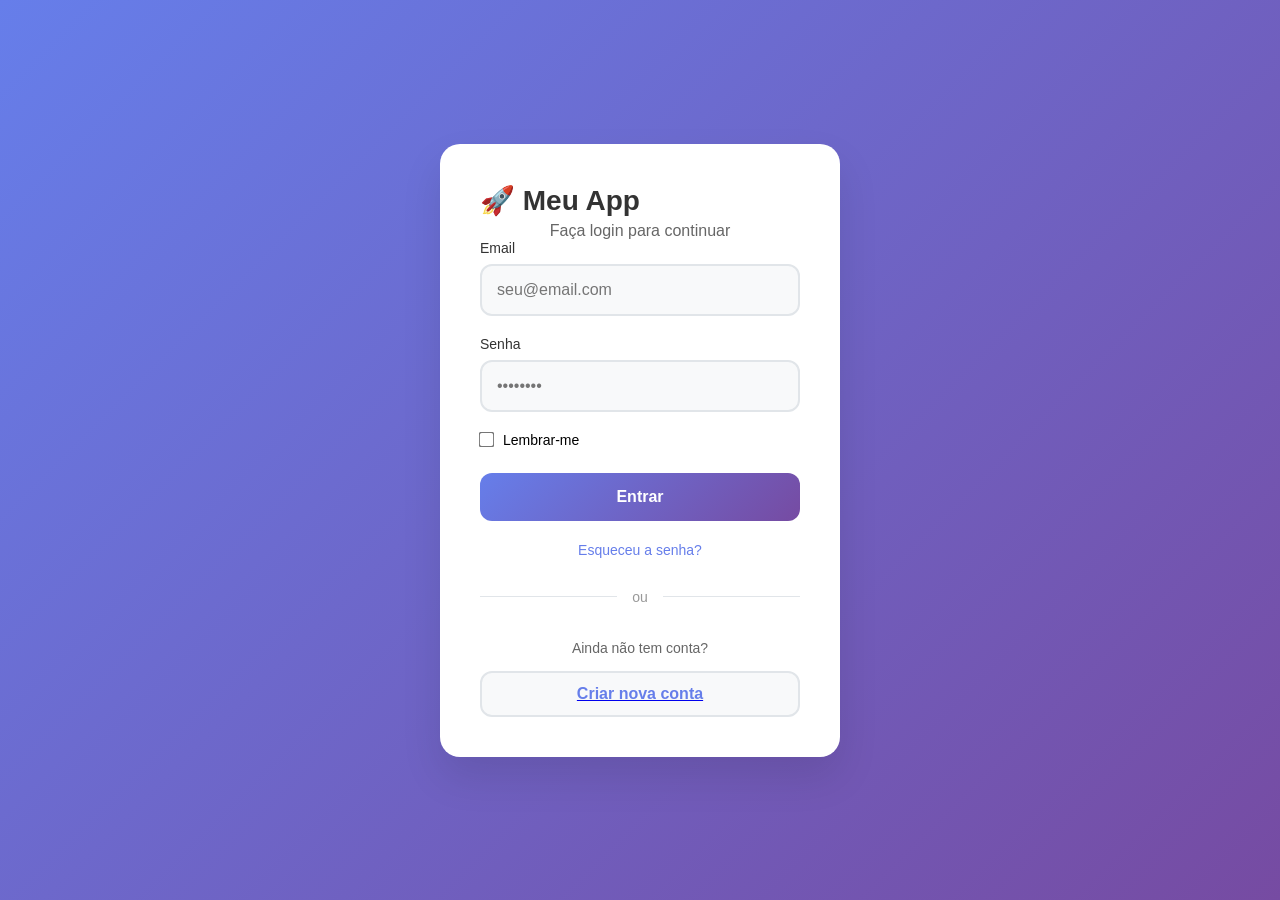
<file: index.html>
<!DOCTYPE html>
<html lang="pt-BR">
<head>
    <meta charset="UTF-8">
    <meta name="viewport" content="width=device-width, initial-scale=1.0">
    <title>Login - Meu App</title>
    <link rel="stylesheet" href="styles/login.css">
</head>
<body>
    <div class="login-container">
        <div class="logo">
            <h1>🚀 Meu App</h1>
            <p>Faça login para continuar</p>
        </div>

        <div id="alert" class="alert"></div>

        <form id="loginForm">
            <div class="form-group">
                <label for="email">Email</label>
                <input type="email" id="email" name="email" placeholder="seu@email.com" required>
            </div>

            <div class="form-group">
                <label for="password">Senha</label>
                <input type="password" id="password" name="password" placeholder="••••••••" required minlength="6">
            </div>

            <div class="checkbox-group">
                <input type="checkbox" id="remember" name="remember">
                <label for="remember">Lembrar-me</label>
            </div>

            <button type="submit" class="login-btn">Entrar</button>
        </form>

        <div class="forgot-password">
            <a href="forgot-password.html" id="forgotPassword">Esqueceu a senha?</a>
        </div>

        <div class="divider">
            <span>ou</span>
        </div>

        <div class="register-link">
            <p>Ainda não tem conta?</p>
            <a href="register.html">
                <button class="register-btn">Criar nova conta</button>
            </a>
        </div>
    </div>

    <script src="data/users.js"></script>
    <script src="scripts/login.js"></script>
</body>
</html>
</file>
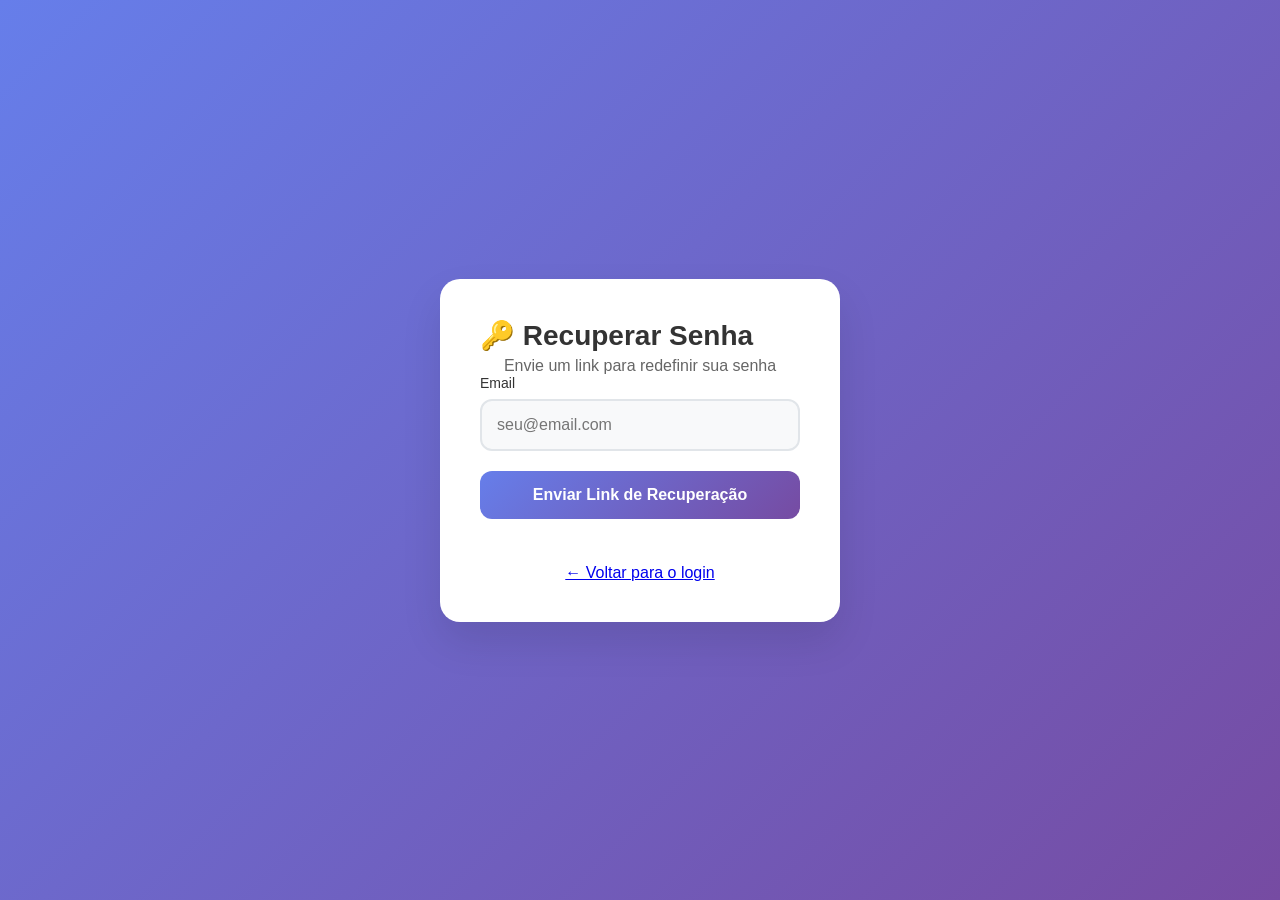
<file: forgot-password.html>
<!DOCTYPE html>
<html lang="pt-BR">
<head>
    <meta charset="UTF-8">
    <meta name="viewport" content="width=device-width, initial-scale=1.0">
    <title>Recuperar Senha - Meu App</title>
    <link rel="stylesheet" href="styles/login.css">
</head>
<body>
    <div class="login-container">
        <div class="logo">
            <h1>🔑 Recuperar Senha</h1>
            <p>Envie um link para redefinir sua senha</p>
        </div>

        <div id="alert" class="alert"></div>

        <form id="forgotForm">
            <div class="form-group">
                <label for="email">Email</label>
                <input type="email" id="email" name="email" placeholder="seu@email.com" required>
            </div>

            <button type="submit" class="login-btn">Enviar Link de Recuperação</button>
        </form>

        <div style="text-align: center; margin-top: 25px;">
            <a href="index.html" class="forgot-password">
                ← Voltar para o login
            </a>
        </div>
    </div>

    <script src="data/users.js"></script>
    <script src="scripts/forgot.js"></script>
</body>
</html>
</file>
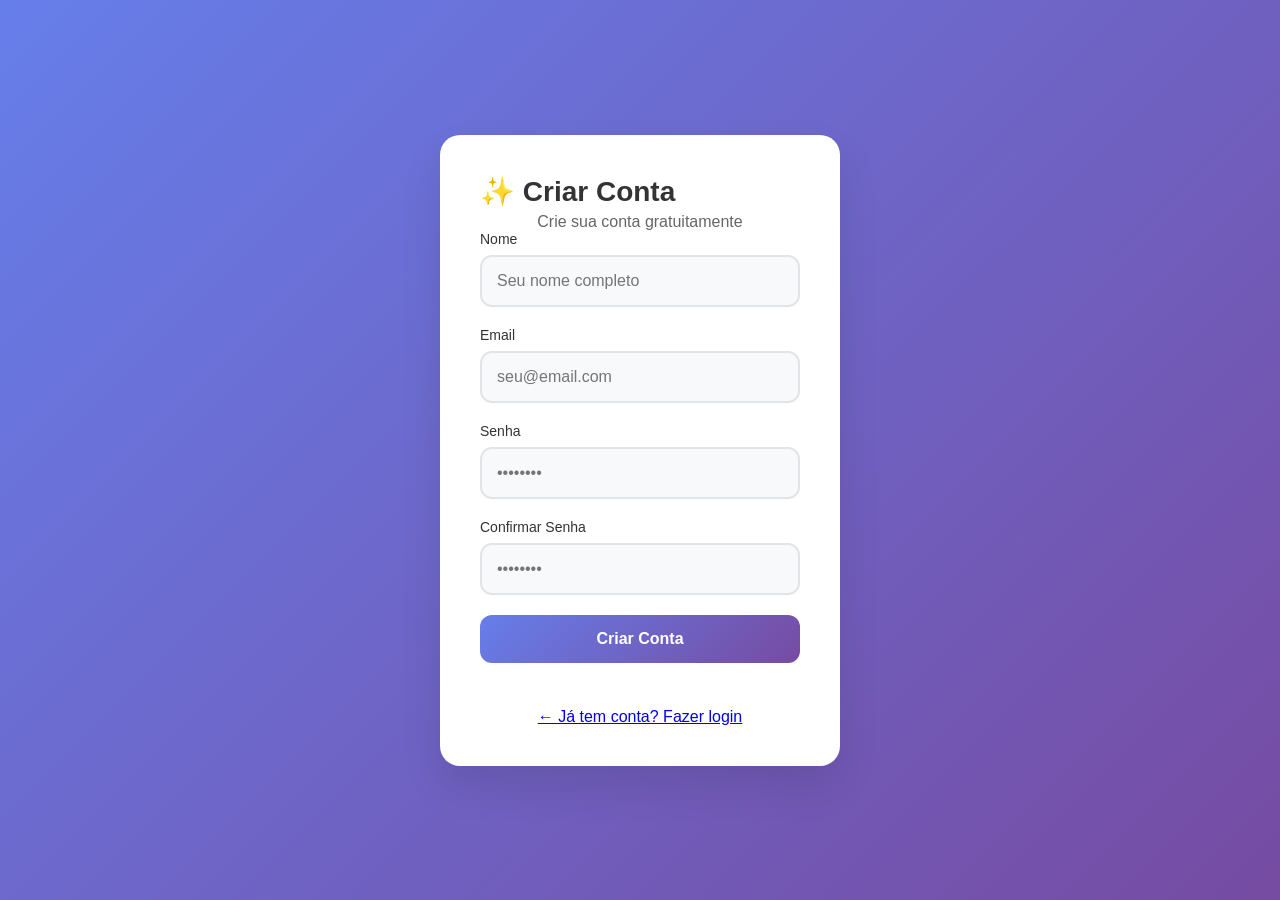
<file: register.html>
<!DOCTYPE html>
<html lang="pt-BR">
<head>
    <meta charset="UTF-8">
    <meta name="viewport" content="width=device-width, initial-scale=1.0">
    <title>Cadastro - Meu App</title>
    <link rel="stylesheet" href="styles/login.css">
</head>
<body>
    <div class="login-container">
        <div class="logo">
            <h1>✨ Criar Conta</h1>
            <p>Crie sua conta gratuitamente</p>
        </div>

        <div id="alert" class="alert"></div>

        <form id="registerForm">
            <div class="form-group">
                <label for="name">Nome</label>
                <input type="text" id="name" name="name" placeholder="Seu nome completo" required>
            </div>

            <div class="form-group">
                <label for="email">Email</label>
                <input type="email" id="email" name="email" placeholder="seu@email.com" required>
            </div>

            <div class="form-group">
                <label for="password">Senha</label>
                <input type="password" id="password" name="password" placeholder="••••••••" required minlength="6">
            </div>

            <div class="form-group">
                <label for="confirmPassword">Confirmar Senha</label>
                <input type="password" id="confirmPassword" name="confirmPassword" placeholder="••••••••" required minlength="6">
            </div>

            <button type="submit" class="login-btn">Criar Conta</button>
        </form>

        <div style="text-align: center; margin-top: 25px;">
            <a href="index.html" class="forgot-password">
                ← Já tem conta? Fazer login
            </a>
        </div>
    </div>

    <script src="data/users.js"></script>
    <script src="scripts/register.js"></script>
</body>
</html>
</file>
<file: styles/login.css>
* {
    margin: 0;
    padding: 0;
    box-sizing: border-box;
}

body {
    font-family: 'Segoe UI', Tahoma, Geneva, Verdana, sans-serif;
    background: linear-gradient(135deg, #667eea 0%, #764ba2 100%);
    min-height: 100vh;
    display: flex;
    align-items: center;
    justify-content: center;
    padding: 20px;
}

.login-container {
    background: white;
    padding: 40px;
    border-radius: 20px;
    box-shadow: 0 20px 40px rgba(0, 0, 0, 0.1);
    width: 100%;
    max-width: 400px;
    animation: slideIn 0.5s ease-out;
}

@keyframes slideIn {
    from {
        opacity: 0;
        transform: translateY(30px);
    }

    to {
        opacity: 1;
        transform: translateY(0);
    }
}

.logo h1 {
    color: #333;
    font-size: 28px;
    font-weight: 700;
    margin-bottom: 5px;
}

.logo p {
    color: #666;
    text-align: center;
}

.form-group {
    margin-bottom: 20px;
}

.form-group label {
    display: block;
    margin-bottom: 8px;
    color: #333;
    font-weight: 500;
    font-size: 14px;
}

.form-group input {
    width: 100%;
    padding: 15px;
    border: 2px solid #e1e5e9;
    border-radius: 12px;
    font-size: 16px;
    transition: all 0.3s ease;
    background: #f8f9fa;
}

.form-group input:focus {
    outline: none;
    border-color: #667eea;
    background: white;
    box-shadow: 0 0 0 3px rgba(102, 126, 234, 0.1);
}

.checkbox-group {
    display: flex;
    align-items: center;
    margin-bottom: 25px;
    font-size: 14px;
}

.checkbox-group input[type="checkbox"] {
    width: auto;
    margin-right: 10px;
    transform: scale(1.2);
}

.login-btn {
    width: 100%;
    padding: 15px;
    background: linear-gradient(135deg, #667eea 0%, #764ba2 100%);
    color: white;
    border: none;
    border-radius: 12px;
    font-size: 16px;
    font-weight: 600;
    cursor: pointer;
    transition: all 0.3s ease;
    margin-bottom: 20px;
}

.login-btn:hover {
    transform: translateY(-2px);
    box-shadow: 0 10px 25px rgba(102, 126, 234, 0.4);
}

.forgot-password {
    text-align: center;
    margin-bottom: 25px;
}

.forgot-password a {
    color: #667eea;
    text-decoration: none;
    font-size: 14px;
    font-weight: 500;
}

.forgot-password a:hover {
    color: #764ba2;
    text-decoration: underline;
}

/* --- DIVIDER AJUSTADO --- */
.divider {
    display: flex;
    align-items: center;
    text-align: center;
    margin: 30px 0;
    color: #999;
    font-size: 14px;
}

/* Cria as linhas laterais automaticamente */
.divider::before,
.divider::after {
    content: '';
    flex: 1;
    border-bottom: 1px solid #e1e5e9;
}

/* Espaçamento entre as linhas e o texto "ou" */
.divider:not(:empty)::before {
    margin-right: 15px;
}

.divider:not(:empty)::after {
    margin-left: 15px;
}

/* --- SEÇÃO DE REGISTRO AJUSTADA --- */
.register-link {
    text-align: center;
    padding-top: 5px;
    border-top: none;
    /* Remove a linha que estava sobrando */
}

.register-link p {
    color: #666;
    font-size: 14px;
    margin-bottom: 15px;
}

/* Estilo extra para garantir que o botão de registro não fique colado */
.register-btn {
    width: 100%;
    padding: 12px;
    background: #f8f9fa;
    color: #667eea;
    border: 2px solid #e1e5e9;
    border-radius: 12px;
    font-size: 16px;
    font-weight: 600;
    cursor: pointer;
    transition: all 0.3s ease;
    text-decoration: none;
    display: block;
}

.alert {
    padding: 12px 15px;
    border-radius: 8px;
    margin-bottom: 20px;
    font-size: 14px;
    display: none;
}

.alert.success {
    background: #d4edda;
    color: #155724;
    border: 1px solid #c3e6cb;
}

.alert.error {
    background: #f8d7da;
    color: #721c24;
    border: 1px solid #f5c6cb;
}

@media (max-width: 480px) {
    .login-container {
        padding: 30px 25px;
        margin: 10px;
    }

    .logo h1 {
        font-size: 24px;
    }
}
</file>
